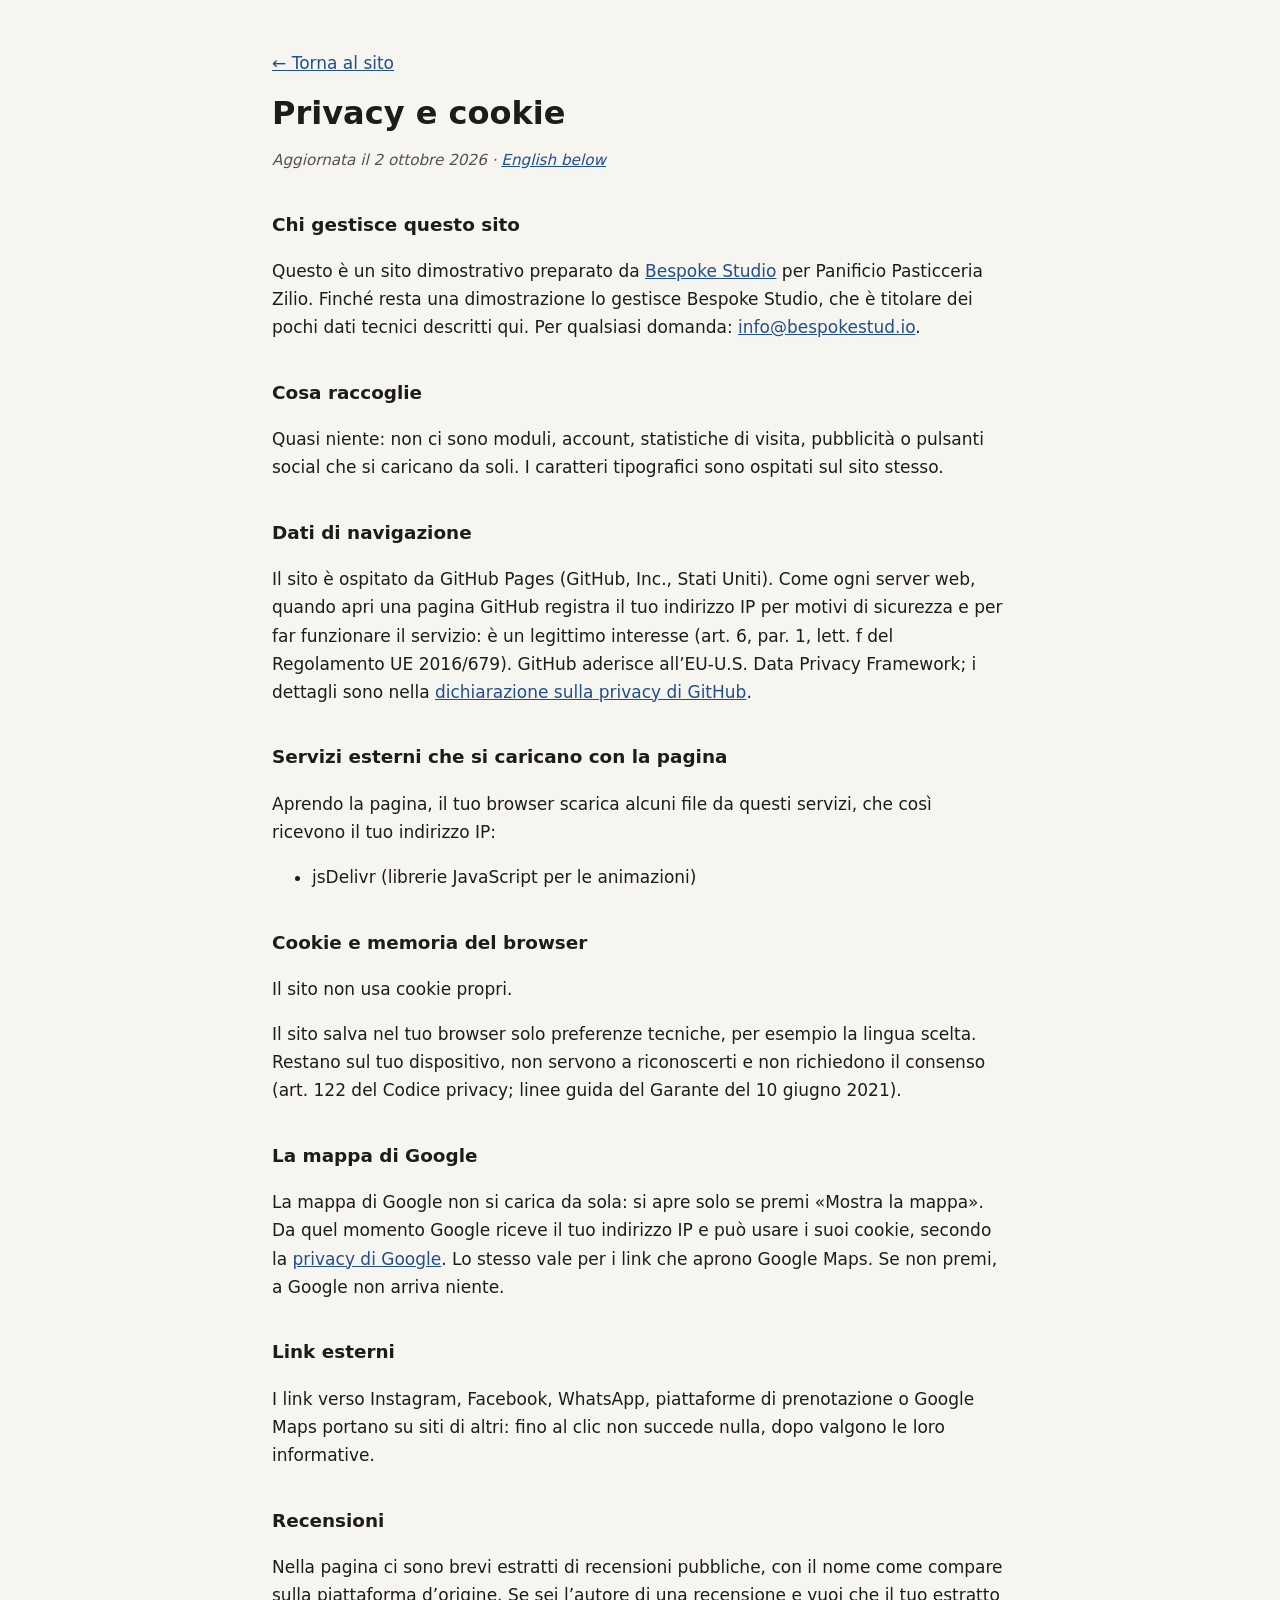
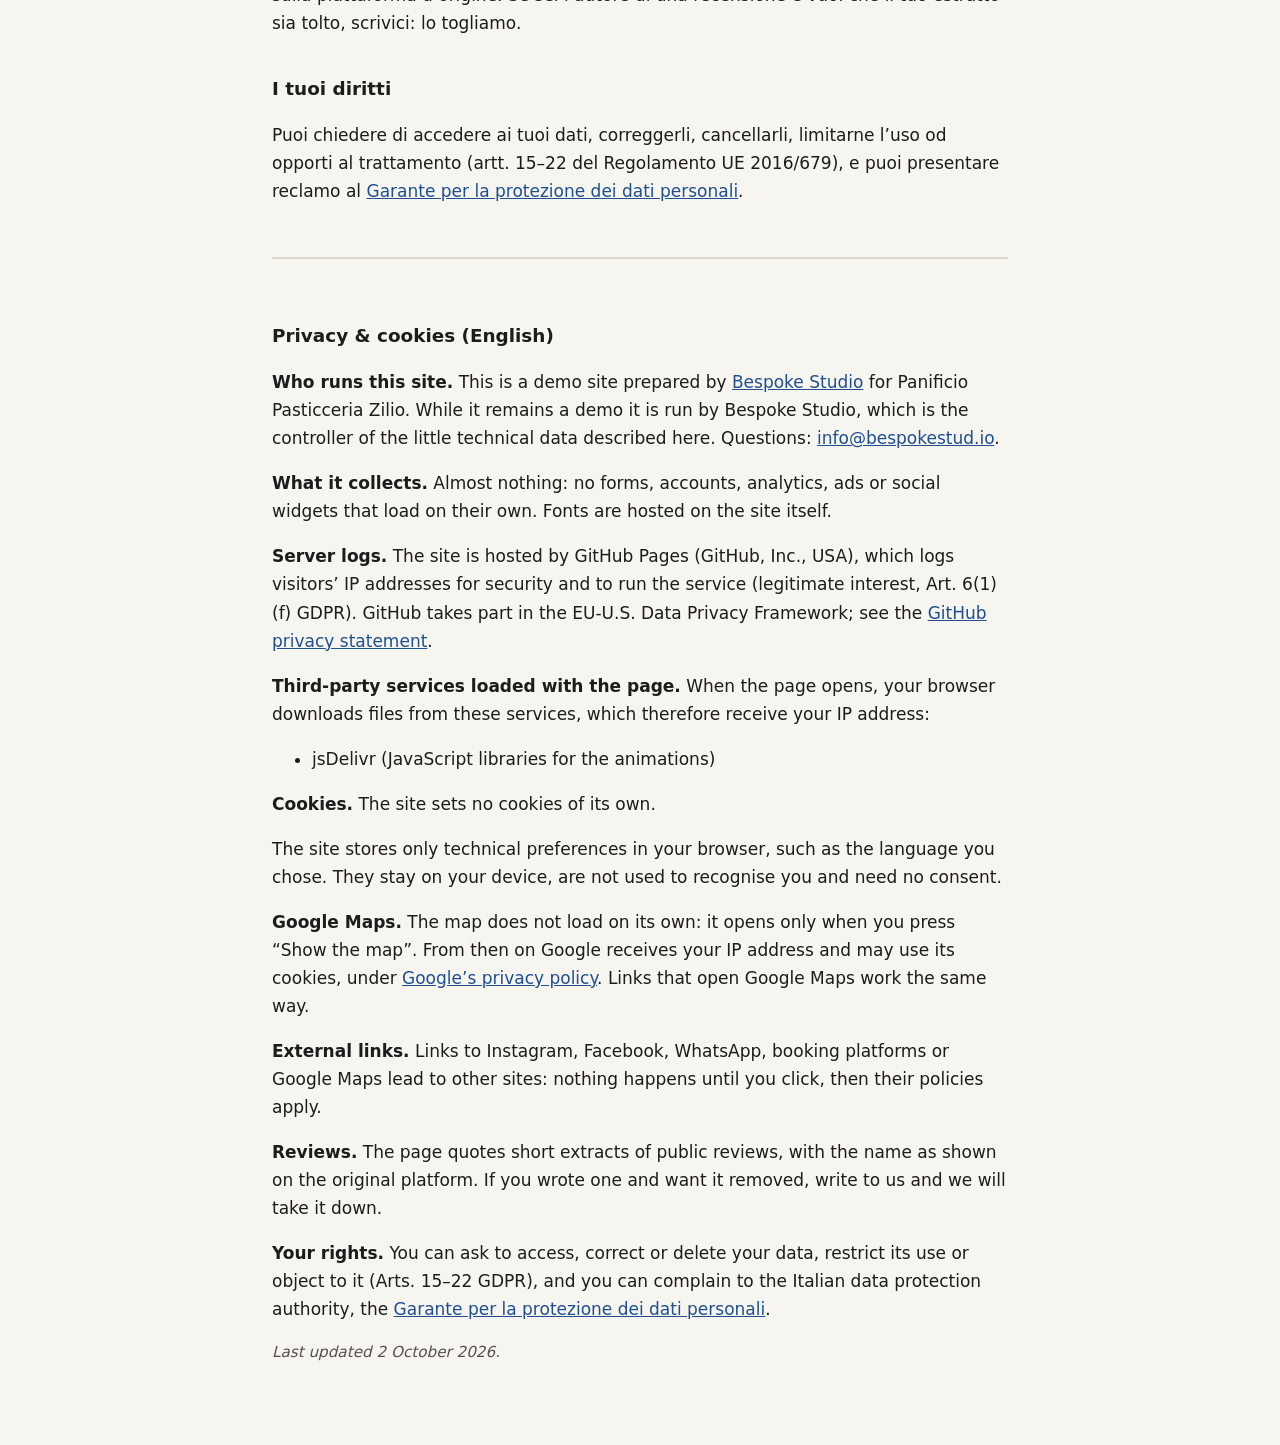
<file: privacy.html>
<!DOCTYPE html>
<html lang="it">
<head>
  <meta charset="UTF-8">
  <meta name="viewport" content="width=device-width, initial-scale=1.0">
  <meta name="robots" content="noindex">
  <title>Privacy e cookie · Panificio Pasticceria Zilio</title>
  <meta name="description" content="Informativa privacy e cookie del sito Panificio Pasticceria Zilio.">
  <style>
    body { margin: 0; background: #f7f5f0; color: #1d1c1a; font: 17px/1.65 system-ui, -apple-system, "Segoe UI", Roboto, sans-serif; }
    main { max-width: 46rem; margin: 0 auto; padding: 32px 20px 64px; }
    h1 { font-size: 2rem; line-height: 1.2; margin: 0.4em 0 0.2em; }
    h2 { font-size: 1.15rem; margin: 2em 0 0.4em; }
    a { color: #1f4f8f; }
    .data { color: #55524c; font-style: italic; font-size: 0.95rem; }
    .en { margin-top: 3em; padding-top: 1.5em; border-top: 2px solid #ddd8cc; }
    code { font-size: 0.9em; background: #ebe7dc; padding: 0 4px; border-radius: 3px; }
  </style>
</head>
<body>
<main>
  <p><a href="index.html">← Torna al sito</a></p>
  <h1>Privacy e cookie</h1>
  <p class="data">Aggiornata il 2 ottobre 2026 · <a href="#english" lang="en">English below</a></p>
  <h2>Chi gestisce questo sito</h2>
  <p>Questo è un sito dimostrativo preparato da <a href="https://bespokestud.io" rel="noopener">Bespoke Studio</a> per Panificio Pasticceria Zilio. Finché resta una dimostrazione lo gestisce Bespoke Studio, che è titolare dei pochi dati tecnici descritti qui. Per qualsiasi domanda: <a href="mailto:info@bespokestud.io">info@bespokestud.io</a>.</p>
  <h2>Cosa raccoglie</h2>
  <p>Quasi niente: non ci sono moduli, account, statistiche di visita, pubblicità o pulsanti social che si caricano da soli. I caratteri tipografici sono ospitati sul sito stesso.</p>
  <h2>Dati di navigazione</h2>
  <p>Il sito è ospitato da GitHub Pages (GitHub, Inc., Stati Uniti). Come ogni server web, quando apri una pagina GitHub registra il tuo indirizzo IP per motivi di sicurezza e per far funzionare il servizio: è un legittimo interesse (art. 6, par. 1, lett. f del Regolamento UE 2016/679). GitHub aderisce all’EU-U.S. Data Privacy Framework; i dettagli sono nella <a href="https://docs.github.com/site-policy/privacy-policies/github-general-privacy-statement" rel="noopener">dichiarazione sulla privacy di GitHub</a>.</p>
  <h2>Servizi esterni che si caricano con la pagina</h2>
  <p>Aprendo la pagina, il tuo browser scarica alcuni file da questi servizi, che così ricevono il tuo indirizzo IP:</p>
  <ul><li>jsDelivr (librerie JavaScript per le animazioni)</li></ul>
  <h2>Cookie e memoria del browser</h2>
  <p>Il sito non usa cookie propri.</p>
  <p>Il sito salva nel tuo browser solo preferenze tecniche, per esempio la lingua scelta. Restano sul tuo dispositivo, non servono a riconoscerti e non richiedono il consenso (art. 122 del Codice privacy; linee guida del Garante del 10 giugno 2021).</p>
  <h2>La mappa di Google</h2>
  <p>La mappa di Google non si carica da sola: si apre solo se premi «Mostra la mappa». Da quel momento Google riceve il tuo indirizzo IP e può usare i suoi cookie, secondo la <a href="https://policies.google.com/privacy?hl=it" rel="noopener">privacy di Google</a>. Lo stesso vale per i link che aprono Google Maps. Se non premi, a Google non arriva niente.</p>
  <h2>Link esterni</h2>
  <p>I link verso Instagram, Facebook, WhatsApp, piattaforme di prenotazione o Google Maps portano su siti di altri: fino al clic non succede nulla, dopo valgono le loro informative.</p>
  <h2>Recensioni</h2>
  <p>Nella pagina ci sono brevi estratti di recensioni pubbliche, con il nome come compare sulla piattaforma d’origine. Se sei l’autore di una recensione e vuoi che il tuo estratto sia tolto, scrivici: lo togliamo.</p>
  <h2>I tuoi diritti</h2>
  <p>Puoi chiedere di accedere ai tuoi dati, correggerli, cancellarli, limitarne l’uso od opporti al trattamento (artt. 15–22 del Regolamento UE 2016/679), e puoi presentare reclamo al <a href="https://www.garanteprivacy.it" rel="noopener">Garante per la protezione dei dati personali</a>.</p>
  <div class="en" id="english" lang="en">
    <h2>Privacy &amp; cookies (English)</h2>
    <p><strong>Who runs this site.</strong> This is a demo site prepared by <a href="https://bespokestud.io" rel="noopener">Bespoke Studio</a> for Panificio Pasticceria Zilio. While it remains a demo it is run by Bespoke Studio, which is the controller of the little technical data described here. Questions: <a href="mailto:info@bespokestud.io">info@bespokestud.io</a>.</p>
    <p><strong>What it collects.</strong> Almost nothing: no forms, accounts, analytics, ads or social widgets that load on their own. Fonts are hosted on the site itself.</p>
    <p><strong>Server logs.</strong> The site is hosted by GitHub Pages (GitHub, Inc., USA), which logs visitors’ IP addresses for security and to run the service (legitimate interest, Art. 6(1)(f) GDPR). GitHub takes part in the EU-U.S. Data Privacy Framework; see the <a href="https://docs.github.com/site-policy/privacy-policies/github-general-privacy-statement" rel="noopener">GitHub privacy statement</a>.</p>
    <p><strong>Third-party services loaded with the page.</strong> When the page opens, your browser downloads files from these services, which therefore receive your IP address:</p><ul><li>jsDelivr (JavaScript libraries for the animations)</li></ul>
    <p><strong>Cookies.</strong> The site sets no cookies of its own.</p>
    <p>The site stores only technical preferences in your browser, such as the language you chose. They stay on your device, are not used to recognise you and need no consent.</p>
    <p><strong>Google Maps.</strong> The map does not load on its own: it opens only when you press “Show the map”. From then on Google receives your IP address and may use its cookies, under <a href="https://policies.google.com/privacy?hl=en" rel="noopener">Google’s privacy policy</a>. Links that open Google Maps work the same way.</p>
    <p><strong>External links.</strong> Links to Instagram, Facebook, WhatsApp, booking platforms or Google Maps lead to other sites: nothing happens until you click, then their policies apply.</p>
    <p><strong>Reviews.</strong> The page quotes short extracts of public reviews, with the name as shown on the original platform. If you wrote one and want it removed, write to us and we will take it down.</p>
    <p><strong>Your rights.</strong> You can ask to access, correct or delete your data, restrict its use or object to it (Arts. 15–22 GDPR), and you can complain to the Italian data protection authority, the <a href="https://www.garanteprivacy.it" rel="noopener">Garante per la protezione dei dati personali</a>.</p>
    <p class="data">Last updated 2 October 2026.</p>
  </div>
</main>
</body>
</html>
</file>
